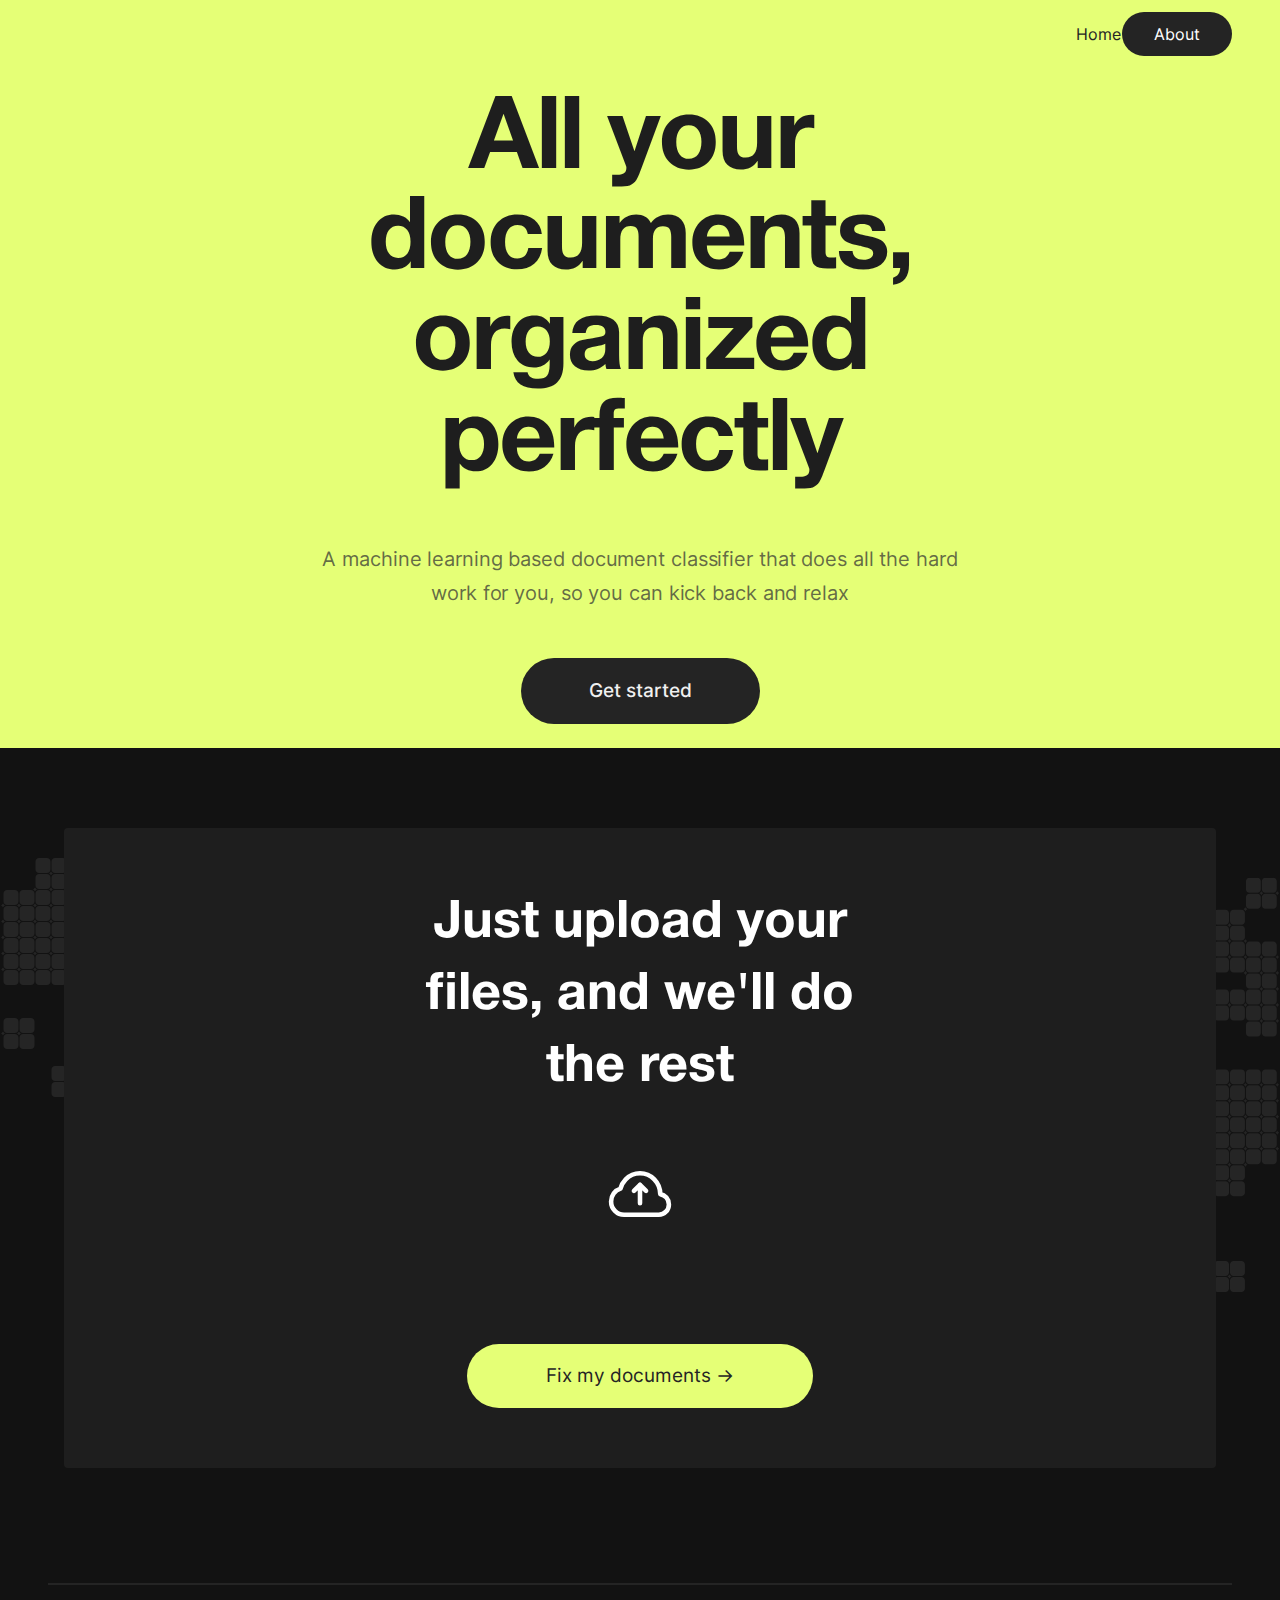
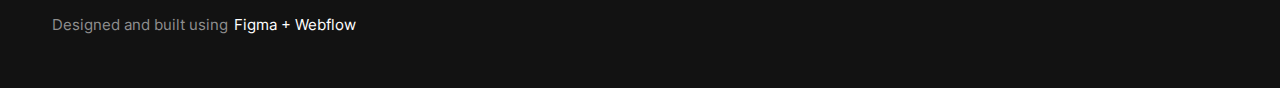
<file: Webpage/index.html>
<!DOCTYPE html>
<html>

<head>
    <meta http-equiv="content-type" content="text/html; charset=UTF-8">
    <meta charset="utf8">
    <title>Document Classifier</title>
    <meta content="width=device-width, initial-scale=1" name="viewport">
    <link href="./resources/style.css" rel="stylesheet" type="text/css">
</head>

<body class="body">
    <div class="header">
        <a href="./index.html" id="HomeBtn" class="buttontransp w-button">Home</a>
        <a href="./about.html" id="AboutBtn" class="button w-button">About</a>
    </div>
    <div id="section-a" class="section-a">
        <div class="headingtext">All your documents, organized perfectly</div>
        <div class="subheadtext">A machine learning based document classifier that does all the hard work for you, so
            you can kick back and relax</div>
        <button id="GetStartedBtn" class="buttonlarge w-button" onclick="scrollDown('section-b')">Get started</button>
    </div>
    <div id="section-b" class="section-b">
        <div class="grey-box">
            <div class="headingtext2">Just upload your files, and we'll do the rest</div>
            <img id="changeIcon" src="./resources/CloudIcon.svg" loading="lazy" width="92" height="78" alt=""
                class="infoicon">
            <div id="changeText" class="infotext"></div>
            <button id="FixDocBtn" class="yellowbutton w-button" onclick="sendFolder()">Fix my documents
                -&gt;</button>
        </div>
        <img src="./resources/DesignL.svg" loading="lazy" width="547" height="581" alt="" class="vectorl">
        <img src="./resources/DesignR.svg" loading="lazy" width="226" height="543" alt="" class="vectorr">
    </div>
    <div class="footer">
        <img src="./resources/FooterLine.svg" loading="lazy" width="1340" height="24" alt="" class="footerline">
        <div class="footerdiv">
            <div class="builttext1">Designed and built using</div>
            <div class="builttext2">Figma + Webflow</div>
        </div>
    </div>
    <script src="./resources/jszip.js"></script>
    <script src="./resources/script.js"></script>
</body>

</html>
</file>
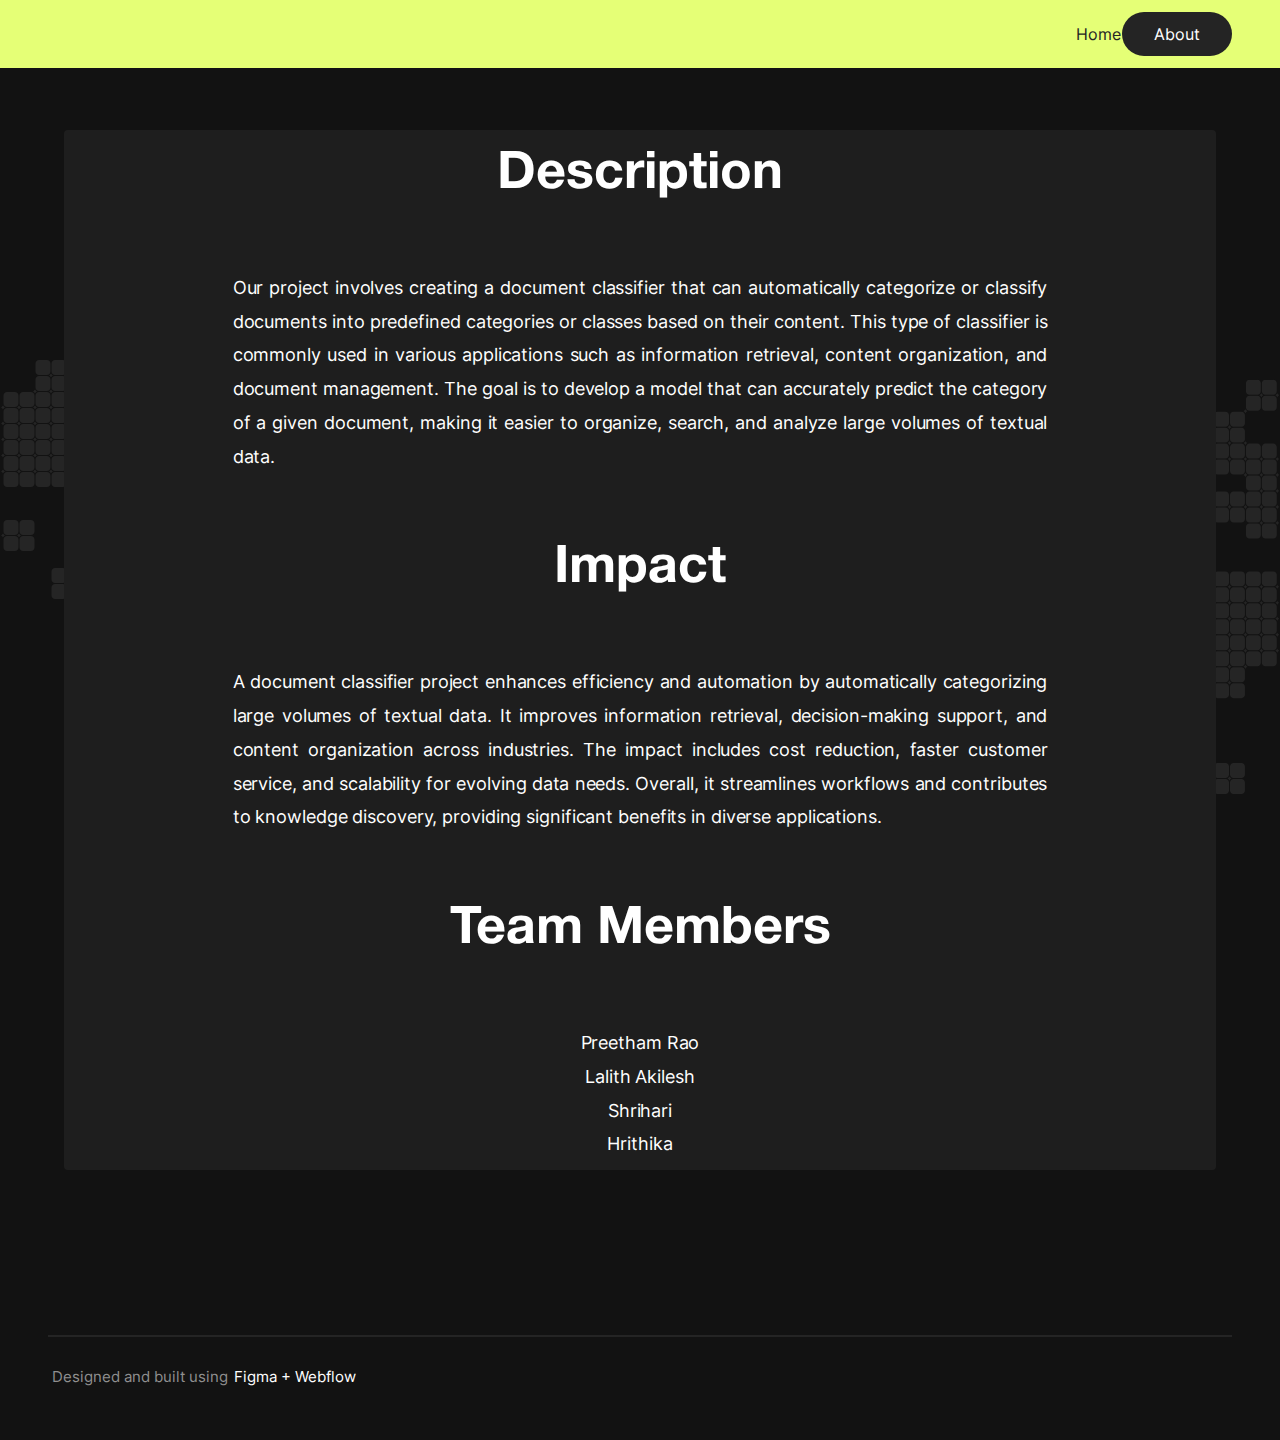
<file: Webpage/about.html>
<!DOCTYPE html>
<html>

<head>
    <meta http-equiv="content-type" content="text/html; charset=UTF-8">
    <meta charset="utf8">
    <title>Document Classifier</title>
    <meta content="width=device-width, initial-scale=1" name="viewport">
    <link href="./resources/style.css" rel="stylesheet" type="text/css">
</head>

<body class="body">
    <div class="header">
        <a href="./index.html" id="HomeBtn" class="buttontransp w-button">Home</a>
        <a href="#" id="AboutBtn" class="button w-button">About</a>
    </div>
    <div class="section-c">
        <div class="grey-box">
            <div class="headingtext2">Description</div>
            <div class="abouttext">Our project involves creating a document classifier that can
                automatically categorize or classify documents into predefined categories or classes based on their
                content. This type of classifier is commonly used in various applications such as information retrieval,
                content organization, and document management. The goal is to develop a model that can accurately
                predict the category of a given document, making it easier to organize, search, and analyze large
                volumes of textual data.</div>
            <div class="headingtext2">Impact</div>
            <div class="abouttext">A document classifier project enhances efficiency and automation by automatically
                categorizing large volumes of textual data. It improves information retrieval, decision-making support,
                and content organization across industries. The impact includes cost reduction, faster customer service,
                and scalability for evolving data needs. Overall, it streamlines workflows and contributes to knowledge
                discovery, providing significant benefits in diverse applications.</div>
            <div class="headingtext2">Team Members</div>
            <ul class="list" style="text-align: center;">
                <li>Preetham Rao</li>
                <li>Lalith Akilesh</li>
                <li>Shrihari</li>
                <li>Hrithika</li>
            </ul>
        </div>
        <img src="./resources/DesignL.svg" loading="lazy" width="547" height="581" alt="" class="vectorl">
        <img src="./resources/DesignR.svg" loading="lazy" width="226" height="543" alt="" class="vectorr">
    </div>
    <div class="footer">
        <img src="./resources/FooterLine.svg" loading="lazy" width="1340" height="24" alt="" class="footerline">
        <div class="footerdiv">
            <div class="builttext1">Designed and built using</div>
            <div class="builttext2">Figma + Webflow</div>
        </div>
    </div>
</body>

</html>
</file>
<file: Webpage/resources/style.css>
html {
  -ms-text-size-adjust: 100%;
  -webkit-text-size-adjust: 100%;
  font-family: sans-serif;
}

body {
  margin: 0;
}

article,
aside,
details,
figcaption,
figure,
footer,
header,
hgroup,
main,
menu,
nav,
section,
summary {
  display: block;
}

audio,
canvas,
progress,
video {
  vertical-align: baseline;
  display: inline-block;
}

audio:not([controls]) {
  height: 0;
  display: none;
}

[hidden],
template {
  display: none;
}

a {
  background-color: rgba(0, 0, 0, 0);
}

a:active,
a:hover {
  outline: 0;
}

abbr[title] {
  border-bottom: 1px dotted;
}

b,
strong {
  font-weight: bold;
}

dfn {
  font-style: italic;
}

h1 {
  margin: .67em 0;
  font-size: 2em;
}

mark {
  color: #000;
  background: #ff0;
}

small {
  font-size: 80%;
}

sub,
sup {
  vertical-align: baseline;
  font-size: 75%;
  line-height: 0;
  position: relative;
}

sup {
  top: -.5em;
}

sub {
  bottom: -.25em;
}

img {
  border: 0;
}

svg:not(:root) {
  overflow: hidden;
}

figure {
  margin: 1em 40px;
}

hr {
  box-sizing: content-box;
  height: 0;
}

pre {
  overflow: auto;
}

code,
kbd,
pre,
samp {
  font-family: monospace;
  font-size: 1em;
}

button,
input,
optgroup,
select,
textarea {
  color: inherit;
  font: inherit;
  margin: 0;
}

button {
  overflow: visible;
}

button,
select {
  text-transform: none;
}

button,
html input[type="button"],
input[type="reset"] {
  -webkit-appearance: button;
  cursor: pointer;
}

button[disabled],
html input[disabled] {
  cursor: default;
}

button::-moz-focus-inner,
input::-moz-focus-inner {
  border: 0;
  padding: 0;
}

input {
  line-height: normal;
}

input[type="checkbox"],
input[type="radio"] {
  box-sizing: border-box;
  padding: 0;
}

input[type="number"]::-webkit-inner-spin-button,
input[type="number"]::-webkit-outer-spin-button {
  height: auto;
}

input[type="search"] {
  -webkit-appearance: none;
}

input[type="search"]::-webkit-search-cancel-button,
input[type="search"]::-webkit-search-decoration {
  -webkit-appearance: none;
}

fieldset {
  border: 1px solid silver;
  margin: 0 2px;
  padding: .35em .625em .75em;
}

legend {
  border: 0;
  padding: 0;
}

textarea {
  overflow: auto;
}

optgroup {
  font-weight: bold;
}

table {
  border-collapse: collapse;
  border-spacing: 0;
}

td,
th {
  padding: 0;
}

@font-face {
  font-family: webflow-icons;
  src: url("[data-uri]") format("truetype");
  font-weight: normal;
  font-style: normal;
}

[class^="w-icon-"],
[class*=" w-icon-"] {
  speak: none;
  font-variant: normal;
  text-transform: none;
  -webkit-font-smoothing: antialiased;
  -moz-osx-font-smoothing: grayscale;
  font-style: normal;
  font-weight: normal;
  line-height: 1;
  font-family: webflow-icons !important;
}

.w-icon-slider-right:before {
  content: "";
}

.w-icon-slider-left:before {
  content: "";
}

.w-icon-nav-menu:before {
  content: "";
}

.w-icon-arrow-down:before,
.w-icon-dropdown-toggle:before {
  content: "";
}

.w-icon-file-upload-remove:before {
  content: "";
}

.w-icon-file-upload-icon:before {
  content: "";
}

* {
  box-sizing: border-box;
}

html {
  height: 100%;
}

body {
  min-height: 100%;
  color: #333;
  margin: 0;
  font-size: 14px;
  line-height: 20px;
  background-color: #e5ff76;
  font-family: Helvetica Neue, sans-serif;
  font-weight: 500;
}

img {
  max-width: 100%;
  vertical-align: middle;
  display: inline-block;
}

html.w-mod-touch * {
  background-attachment: scroll !important;
}

.w-block {
  display: block;
}

.w-inline-block {
  max-width: 100%;
  display: inline-block;
}

.w-clearfix:before,
.w-clearfix:after {
  content: " ";
  grid-area: 1 / 1 / 2 / 2;
  display: table;
}

.w-clearfix:after {
  clear: both;
}

.w-hidden {
  display: none;
}

.w-button {
  color: #fff;
  line-height: inherit;
  cursor: pointer;
  background-color: #3898ec;
  border: 0;
  border-radius: 0;
  padding: 9px 15px;
  text-decoration: none;
  display: inline-block;
}

input.w-button {
  -webkit-appearance: button;
}

html[data-w-dynpage] [data-w-cloak] {
  color: rgba(0, 0, 0, 0) !important;
}

.w-code-block {
  margin: unset;
}

pre.w-code-block code {
  all: inherit;
}

.w-webflow-badge,
.w-webflow-badge * {
  z-index: auto;
  visibility: visible;
  box-sizing: border-box;
  width: auto;
  height: auto;
  max-height: none;
  max-width: none;
  min-height: 0;
  min-width: 0;
  float: none;
  clear: none;
  box-shadow: none;
  opacity: 1;
  direction: ltr;
  font-family: inherit;
  font-weight: inherit;
  color: inherit;
  font-size: inherit;
  line-height: inherit;
  font-style: inherit;
  font-variant: inherit;
  text-align: inherit;
  letter-spacing: inherit;
  -webkit-text-decoration: inherit;
  text-decoration: inherit;
  text-indent: 0;
  text-transform: inherit;
  text-shadow: none;
  font-smoothing: auto;
  vertical-align: baseline;
  cursor: inherit;
  white-space: inherit;
  word-break: normal;
  word-spacing: normal;
  word-wrap: normal;
  background: none;
  border: 0 rgba(0, 0, 0, 0);
  border-radius: 0;
  margin: 0;
  padding: 0;
  list-style-type: disc;
  transition: none;
  display: block;
  position: static;
  top: auto;
  bottom: auto;
  left: auto;
  right: auto;
  overflow: visible;
  transform: none;
}

.w-webflow-badge {
  white-space: nowrap;
  cursor: pointer;
  box-shadow: 0 0 0 1px rgba(0, 0, 0, .1), 0 1px 3px rgba(0, 0, 0, .1);
  visibility: visible !important;
  z-index: 2147483647 !important;
  color: #aaadb0 !important;
  opacity: 1 !important;
  width: auto !important;
  height: auto !important;
  background-color: #fff !important;
  border-radius: 3px !important;
  margin: 0 !important;
  padding: 6px !important;
  font-size: 12px !important;
  line-height: 14px !important;
  text-decoration: none !important;
  display: inline-block !important;
  position: fixed !important;
  top: auto !important;
  bottom: 12px !important;
  left: auto !important;
  right: 12px !important;
  overflow: visible !important;
  transform: none !important;
}

.w-webflow-badge>img {
  visibility: visible !important;
  opacity: 1 !important;
  vertical-align: middle !important;
  display: inline-block !important;
}

h1,
h2,
h3,
h4,
h5,
h6 {
  margin-bottom: 10px;
  font-weight: bold;
}

h1 {
  margin-top: 20px;
  font-size: 38px;
  line-height: 44px;
}

h2 {
  margin-top: 20px;
  font-size: 32px;
  line-height: 36px;
}

h3 {
  margin-top: 20px;
  font-size: 24px;
  line-height: 30px;
}

h4 {
  margin-top: 10px;
  font-size: 18px;
  line-height: 24px;
}

h5 {
  margin-top: 10px;
  font-size: 14px;
  line-height: 20px;
}

h6 {
  margin-top: 10px;
  font-size: 12px;
  line-height: 18px;
}

p {
  margin-top: 0;
  margin-bottom: 10px;
}

blockquote {
  border-left: 5px solid #e2e2e2;
  margin: 0 0 10px;
  padding: 10px 20px;
  font-size: 18px;
  line-height: 22px;
}

figure {
  margin: 0 0 10px;
}

figcaption {
  text-align: center;
  margin-top: 5px;
}

ul,
ol {
  margin-top: 0;
  margin-bottom: 10px;
  padding-left: 40px;
}

.w-list-unstyled {
  padding-left: 0;
  list-style: none;
}

.w-embed:before,
.w-embed:after {
  content: " ";
  grid-area: 1 / 1 / 2 / 2;
  display: table;
}

.w-embed:after {
  clear: both;
}

.w-video {
  width: 100%;
  padding: 0;
  position: relative;
}

.w-video iframe,
.w-video object,
.w-video embed {
  width: 100%;
  height: 100%;
  border: none;
  position: absolute;
  top: 0;
  left: 0;
}

fieldset {
  border: 0;
  margin: 0;
  padding: 0;
}

button,
[type="button"],
[type="reset"] {
  cursor: pointer;
  -webkit-appearance: button;
  border: 0;
}

.w-form {
  margin: 0 0 15px;
}

.w-form-done {
  text-align: center;
  background-color: #ddd;
  padding: 20px;
  display: none;
}

.w-form-fail {
  background-color: #ffdede;
  margin-top: 10px;
  padding: 10px;
  display: none;
}

label {
  margin-bottom: 5px;
  font-weight: bold;
  display: block;
}

.w-input,
.w-select {
  width: 100%;
  height: 38px;
  color: #333;
  vertical-align: middle;
  background-color: #fff;
  border: 1px solid #ccc;
  margin-bottom: 10px;
  padding: 8px 12px;
  font-size: 14px;
  line-height: 1.42857;
  display: block;
}

.w-input:-moz-placeholder,
.w-select:-moz-placeholder {
  color: #999;
}

.w-input::-moz-placeholder,
.w-select::-moz-placeholder {
  color: #999;
  opacity: 1;
}

.w-input::-webkit-input-placeholder,
.w-select::-webkit-input-placeholder {
  color: #999;
}

.w-input:focus,
.w-select:focus {
  border-color: #3898ec;
  outline: 0;
}

.w-input[disabled],
.w-select[disabled],
.w-input[readonly],
.w-select[readonly],
fieldset[disabled] .w-input,
fieldset[disabled] .w-select {
  cursor: not-allowed;
}

.w-input[disabled]:not(.w-input-disabled),
.w-select[disabled]:not(.w-input-disabled),
.w-input[readonly],
.w-select[readonly],
fieldset[disabled]:not(.w-input-disabled) .w-input,
fieldset[disabled]:not(.w-input-disabled) .w-select {
  background-color: #eee;
}

textarea.w-input,
textarea.w-select {
  height: auto;
}

.w-select {
  background-color: #f3f3f3;
}

.w-select[multiple] {
  height: auto;
}

.w-form-label {
  cursor: pointer;
  margin-bottom: 0;
  font-weight: normal;
  display: inline-block;
}

.w-radio {
  margin-bottom: 5px;
  padding-left: 20px;
  display: block;
}

.w-radio:before,
.w-radio:after {
  content: " ";
  grid-area: 1 / 1 / 2 / 2;
  display: table;
}

.w-radio:after {
  clear: both;
}

.w-radio-input {
  float: left;
  margin: 3px 0 0 -20px;
  line-height: normal;
}

.w-file-upload {
  margin-bottom: 10px;
  display: block;
}

.w-file-upload-input {
  width: .1px;
  height: .1px;
  opacity: 0;
  z-index: -100;
  position: absolute;
  overflow: hidden;
}

.w-file-upload-default,
.w-file-upload-uploading,
.w-file-upload-success {
  color: #333;
  display: inline-block;
}

.w-file-upload-error {
  margin-top: 10px;
  display: block;
}

.w-file-upload-default.w-hidden,
.w-file-upload-uploading.w-hidden,
.w-file-upload-error.w-hidden,
.w-file-upload-success.w-hidden {
  display: none;
}

.w-file-upload-uploading-btn {
  cursor: pointer;
  background-color: #fafafa;
  border: 1px solid #ccc;
  margin: 0;
  padding: 8px 12px;
  font-size: 14px;
  font-weight: normal;
  display: flex;
}

.w-file-upload-file {
  background-color: #fafafa;
  border: 1px solid #ccc;
  flex-grow: 1;
  justify-content: space-between;
  margin: 0;
  padding: 8px 9px 8px 11px;
  display: flex;
}

.w-file-upload-file-name {
  font-size: 14px;
  font-weight: normal;
  display: block;
}

.w-file-remove-link {
  width: auto;
  height: auto;
  cursor: pointer;
  margin-top: 3px;
  margin-left: 10px;
  padding: 3px;
  display: block;
}

.w-icon-file-upload-remove {
  margin: auto;
  font-size: 10px;
}

.w-file-upload-error-msg {
  color: #ea384c;
  padding: 2px 0;
  display: inline-block;
}

.w-file-upload-info {
  padding: 0 12px;
  line-height: 38px;
  display: inline-block;
}

.w-file-upload-label {
  cursor: pointer;
  background-color: #fafafa;
  border: 1px solid #ccc;
  margin: 0;
  padding: 8px 12px;
  font-size: 14px;
  font-weight: normal;
  display: inline-block;
}

.w-icon-file-upload-icon,
.w-icon-file-upload-uploading {
  width: 20px;
  margin-right: 8px;
  display: inline-block;
}

.w-icon-file-upload-uploading {
  height: 20px;
}

.w-container {
  max-width: 940px;
  margin-left: auto;
  margin-right: auto;
}

.w-container:before,
.w-container:after {
  content: " ";
  grid-area: 1 / 1 / 2 / 2;
  display: table;
}

.w-container:after {
  clear: both;
}

.w-container .w-row {
  margin-left: -10px;
  margin-right: -10px;
}

.w-row:before,
.w-row:after {
  content: " ";
  grid-area: 1 / 1 / 2 / 2;
  display: table;
}

.w-row:after {
  clear: both;
}

.w-row .w-row {
  margin-left: 0;
  margin-right: 0;
}

.w-col {
  float: left;
  width: 100%;
  min-height: 1px;
  padding-left: 10px;
  padding-right: 10px;
  position: relative;
}

.w-col .w-col {
  padding-left: 0;
  padding-right: 0;
}

.w-col-1 {
  width: 8.33333%;
}

.w-col-2 {
  width: 16.6667%;
}

.w-col-3 {
  width: 25%;
}

.w-col-4 {
  width: 33.3333%;
}

.w-col-5 {
  width: 41.6667%;
}

.w-col-6 {
  width: 50%;
}

.w-col-7 {
  width: 58.3333%;
}

.w-col-8 {
  width: 66.6667%;
}

.w-col-9 {
  width: 75%;
}

.w-col-10 {
  width: 83.3333%;
}

.w-col-11 {
  width: 91.6667%;
}

.w-col-12 {
  width: 100%;
}

.w-hidden-main {
  display: none !important;
}

.w-widget {
  position: relative;
}

.w-widget-map {
  width: 100%;
  height: 400px;
}

.w-widget-map label {
  width: auto;
  display: inline;
}

.w-widget-map img {
  max-width: inherit;
}

.w-widget-map .gm-style-iw {
  text-align: center;
}

.w-widget-map .gm-style-iw>button {
  display: none !important;
}

.w-widget-twitter {
  overflow: hidden;
}

.w-widget-twitter-count-shim {
  vertical-align: top;
  width: 28px;
  height: 20px;
  text-align: center;
  background: #fff;
  border: 1px solid #758696;
  border-radius: 3px;
  display: inline-block;
  position: relative;
}

.w-widget-twitter-count-shim * {
  pointer-events: none;
  -webkit-user-select: none;
  -ms-user-select: none;
  user-select: none;
}

.w-widget-twitter-count-shim .w-widget-twitter-count-inner {
  text-align: center;
  color: #999;
  font-family: serif;
  font-size: 15px;
  line-height: 12px;
  position: relative;
}

.w-widget-twitter-count-shim .w-widget-twitter-count-clear {
  display: block;
  position: relative;
}

.w-widget-twitter-count-shim.w--large {
  width: 36px;
  height: 28px;
}

.w-widget-twitter-count-shim.w--large .w-widget-twitter-count-inner {
  font-size: 18px;
  line-height: 18px;
}

.w-widget-twitter-count-shim:not(.w--vertical) {
  margin-left: 5px;
  margin-right: 8px;
}

.w-widget-twitter-count-shim:not(.w--vertical).w--large {
  margin-left: 6px;
}

.w-widget-twitter-count-shim:not(.w--vertical):before,
.w-widget-twitter-count-shim:not(.w--vertical):after {
  content: " ";
  height: 0;
  width: 0;
  pointer-events: none;
  border: solid rgba(0, 0, 0, 0);
  position: absolute;
  top: 50%;
  left: 0;
}

.w-widget-twitter-count-shim:not(.w--vertical):before {
  border-width: 4px;
  border-color: rgba(117, 134, 150, 0) #5d6c7b rgba(117, 134, 150, 0) rgba(117, 134, 150, 0);
  margin-top: -4px;
  margin-left: -9px;
}

.w-widget-twitter-count-shim:not(.w--vertical).w--large:before {
  border-width: 5px;
  margin-top: -5px;
  margin-left: -10px;
}

.w-widget-twitter-count-shim:not(.w--vertical):after {
  border-width: 4px;
  border-color: rgba(255, 255, 255, 0) #fff rgba(255, 255, 255, 0) rgba(255, 255, 255, 0);
  margin-top: -4px;
  margin-left: -8px;
}

.w-widget-twitter-count-shim:not(.w--vertical).w--large:after {
  border-width: 5px;
  margin-top: -5px;
  margin-left: -9px;
}

.w-widget-twitter-count-shim.w--vertical {
  width: 61px;
  height: 33px;
  margin-bottom: 8px;
}

.w-widget-twitter-count-shim.w--vertical:before,
.w-widget-twitter-count-shim.w--vertical:after {
  content: " ";
  height: 0;
  width: 0;
  pointer-events: none;
  border: solid rgba(0, 0, 0, 0);
  position: absolute;
  top: 100%;
  left: 50%;
}

.w-widget-twitter-count-shim.w--vertical:before {
  border-width: 5px;
  border-color: #5d6c7b rgba(117, 134, 150, 0) rgba(117, 134, 150, 0);
  margin-left: -5px;
}

.w-widget-twitter-count-shim.w--vertical:after {
  border-width: 4px;
  border-color: #fff rgba(255, 255, 255, 0) rgba(255, 255, 255, 0);
  margin-left: -4px;
}

.w-widget-twitter-count-shim.w--vertical .w-widget-twitter-count-inner {
  font-size: 18px;
  line-height: 22px;
}

.w-widget-twitter-count-shim.w--vertical.w--large {
  width: 76px;
}

.w-background-video {
  height: 500px;
  color: #fff;
  position: relative;
  overflow: hidden;
}

.w-background-video>video {
  width: 100%;
  height: 100%;
  object-fit: cover;
  z-index: -100;
  background-position: 50%;
  background-size: cover;
  margin: auto;
  position: absolute;
  top: -100%;
  bottom: -100%;
  left: -100%;
  right: -100%;
}

.w-background-video>video::-webkit-media-controls-start-playback-button {
  -webkit-appearance: none;
  display: none !important;
}

.w-background-video--control {
  background-color: rgba(0, 0, 0, 0);
  padding: 0;
  position: absolute;
  bottom: 1em;
  right: 1em;
}

.w-background-video--control>[hidden] {
  display: none !important;
}

.w-slider {
  height: 300px;
  text-align: center;
  clear: both;
  -webkit-tap-highlight-color: rgba(0, 0, 0, 0);
  tap-highlight-color: rgba(0, 0, 0, 0);
  background: #ddd;
  position: relative;
}

.w-slider-mask {
  z-index: 1;
  height: 100%;
  white-space: nowrap;
  display: block;
  position: relative;
  left: 0;
  right: 0;
  overflow: hidden;
}

.w-slide {
  vertical-align: top;
  width: 100%;
  height: 100%;
  white-space: normal;
  text-align: left;
  display: inline-block;
  position: relative;
}

.w-slider-nav {
  z-index: 2;
  height: 40px;
  text-align: center;
  -webkit-tap-highlight-color: rgba(0, 0, 0, 0);
  tap-highlight-color: rgba(0, 0, 0, 0);
  margin: auto;
  padding-top: 10px;
  position: absolute;
  top: auto;
  bottom: 0;
  left: 0;
  right: 0;
}

.w-slider-nav.w-round>div {
  border-radius: 100%;
}

.w-slider-nav.w-num>div {
  width: auto;
  height: auto;
  font-size: inherit;
  line-height: inherit;
  padding: .2em .5em;
}

.w-slider-nav.w-shadow>div {
  box-shadow: 0 0 3px rgba(51, 51, 51, .4);
}

.w-slider-nav-invert {
  color: #fff;
}

.w-slider-nav-invert>div {
  background-color: rgba(34, 34, 34, .4);
}

.w-slider-nav-invert>div.w-active {
  background-color: #222;
}

.w-slider-dot {
  width: 1em;
  height: 1em;
  cursor: pointer;
  background-color: rgba(255, 255, 255, .4);
  margin: 0 3px .5em;
  transition: background-color .1s, color .1s;
  display: inline-block;
  position: relative;
}

.w-slider-dot.w-active {
  background-color: #fff;
}

.w-slider-dot:focus {
  outline: none;
  box-shadow: 0 0 0 2px #fff;
}

.w-slider-dot:focus.w-active {
  box-shadow: none;
}

.w-slider-arrow-left,
.w-slider-arrow-right {
  width: 80px;
  cursor: pointer;
  color: #fff;
  -webkit-tap-highlight-color: rgba(0, 0, 0, 0);
  tap-highlight-color: rgba(0, 0, 0, 0);
  -webkit-user-select: none;
  -ms-user-select: none;
  user-select: none;
  margin: auto;
  font-size: 40px;
  position: absolute;
  top: 0;
  bottom: 0;
  left: 0;
  right: 0;
  overflow: hidden;
}

.w-slider-arrow-left [class^="w-icon-"],
.w-slider-arrow-right [class^="w-icon-"],
.w-slider-arrow-left [class*=" w-icon-"],
.w-slider-arrow-right [class*=" w-icon-"] {
  position: absolute;
}

.w-slider-arrow-left:focus,
.w-slider-arrow-right:focus {
  outline: 0;
}

.w-slider-arrow-left {
  z-index: 3;
  right: auto;
}

.w-slider-arrow-right {
  z-index: 4;
  left: auto;
}

.w-icon-slider-left,
.w-icon-slider-right {
  width: 1em;
  height: 1em;
  margin: auto;
  top: 0;
  bottom: 0;
  left: 0;
  right: 0;
}

.w-slider-aria-label {
  clip: rect(0 0 0 0);
  height: 1px;
  width: 1px;
  border: 0;
  margin: -1px;
  padding: 0;
  position: absolute;
  overflow: hidden;
}

.w-slider-force-show {
  display: block !important;
}

.w-dropdown {
  text-align: left;
  z-index: 900;
  margin-left: auto;
  margin-right: auto;
  display: inline-block;
  position: relative;
}

.w-dropdown-btn,
.w-dropdown-toggle,
.w-dropdown-link {
  vertical-align: top;
  color: #222;
  text-align: left;
  white-space: nowrap;
  margin-left: auto;
  margin-right: auto;
  padding: 20px;
  text-decoration: none;
  position: relative;
}

.w-dropdown-toggle {
  -webkit-user-select: none;
  -ms-user-select: none;
  user-select: none;
  cursor: pointer;
  padding-right: 40px;
  display: inline-block;
}

.w-dropdown-toggle:focus {
  outline: 0;
}

.w-icon-dropdown-toggle {
  width: 1em;
  height: 1em;
  margin: auto 20px auto auto;
  position: absolute;
  top: 0;
  bottom: 0;
  right: 0;
}

.w-dropdown-list {
  min-width: 100%;
  background: #ddd;
  display: none;
  position: absolute;
}

.w-dropdown-list.w--open {
  display: block;
}

.w-dropdown-link {
  color: #222;
  padding: 10px 20px;
  display: block;
}

.w-dropdown-link.w--current {
  color: #0082f3;
}

.w-dropdown-link:focus {
  outline: 0;
}

.w-lightbox-backdrop {
  cursor: auto;
  letter-spacing: normal;
  text-indent: 0;
  text-shadow: none;
  text-transform: none;
  visibility: visible;
  white-space: normal;
  word-break: normal;
  word-spacing: normal;
  word-wrap: normal;
  color: #fff;
  text-align: center;
  z-index: 2000;
  opacity: 0;
  -webkit-user-select: none;
  -moz-user-select: none;
  -webkit-tap-highlight-color: transparent;
  background: rgba(0, 0, 0, .9);
  outline: 0;
  font-family: Helvetica Neue, Helvetica, Ubuntu, Segoe UI, Verdana, sans-serif;
  font-size: 17px;
  font-style: normal;
  font-weight: 300;
  line-height: 1.2;
  list-style: disc;
  position: fixed;
  top: 0;
  bottom: 0;
  left: 0;
  right: 0;
  -webkit-transform: translate(0);
}

.w-lightbox-backdrop,
.w-lightbox-container {
  height: 100%;
  -webkit-overflow-scrolling: touch;
  overflow: auto;
}

.w-lightbox-content {
  height: 100vh;
  position: relative;
  overflow: hidden;
}

.w-lightbox-view {
  width: 100vw;
  height: 100vh;
  opacity: 0;
  position: absolute;
}

.w-lightbox-view:before {
  content: "";
  height: 100vh;
}

.w-lightbox-group,
.w-lightbox-group .w-lightbox-view,
.w-lightbox-group .w-lightbox-view:before {
  height: 86vh;
}

.w-lightbox-frame,
.w-lightbox-view:before {
  vertical-align: middle;
  display: inline-block;
}

.w-lightbox-figure {
  margin: 0;
  position: relative;
}

.w-lightbox-group .w-lightbox-figure {
  cursor: pointer;
}

.w-lightbox-img {
  width: auto;
  height: auto;
  max-width: none;
}

.w-lightbox-image {
  float: none;
  max-width: 100vw;
  max-height: 100vh;
  display: block;
}

.w-lightbox-group .w-lightbox-image {
  max-height: 86vh;
}

.w-lightbox-caption {
  text-align: left;
  text-overflow: ellipsis;
  white-space: nowrap;
  background: rgba(0, 0, 0, .4);
  padding: .5em 1em;
  position: absolute;
  bottom: 0;
  left: 0;
  right: 0;
  overflow: hidden;
}

.w-lightbox-embed {
  width: 100%;
  height: 100%;
  position: absolute;
  top: 0;
  bottom: 0;
  left: 0;
  right: 0;
}

.w-lightbox-control {
  width: 4em;
  cursor: pointer;
  background-position: center;
  background-repeat: no-repeat;
  background-size: 24px;
  transition: all .3s;
  position: absolute;
  top: 0;
}

.w-lightbox-left {
  background-image: url("[data-uri]");
  display: none;
  bottom: 0;
  left: 0;
}

.w-lightbox-right {
  background-image: url("[data-uri]");
  display: none;
  bottom: 0;
  right: 0;
}

.w-lightbox-close {
  height: 2.6em;
  background-image: url("[data-uri]");
  background-size: 18px;
  right: 0;
}

.w-lightbox-strip {
  white-space: nowrap;
  padding: 0 1vh;
  line-height: 0;
  position: absolute;
  bottom: 0;
  left: 0;
  right: 0;
  overflow-x: auto;
  overflow-y: hidden;
}

.w-lightbox-item {
  width: 10vh;
  box-sizing: content-box;
  cursor: pointer;
  padding: 2vh 1vh;
  display: inline-block;
  -webkit-transform: translate3d(0, 0, 0);
}

.w-lightbox-active {
  opacity: .3;
}

.w-lightbox-thumbnail {
  height: 10vh;
  background: #222;
  position: relative;
  overflow: hidden;
}

.w-lightbox-thumbnail-image {
  position: absolute;
  top: 0;
  left: 0;
}

.w-lightbox-thumbnail .w-lightbox-tall {
  width: 100%;
  top: 50%;
  transform: translate(0, -50%);
}

.w-lightbox-thumbnail .w-lightbox-wide {
  height: 100%;
  left: 50%;
  transform: translate(-50%);
}

.w-lightbox-spinner {
  box-sizing: border-box;
  width: 40px;
  height: 40px;
  border: 5px solid rgba(0, 0, 0, .4);
  border-radius: 50%;
  margin-top: -20px;
  margin-left: -20px;
  animation: .8s linear infinite spin;
  position: absolute;
  top: 50%;
  left: 50%;
}

.w-lightbox-spinner:after {
  content: "";
  border: 3px solid rgba(0, 0, 0, 0);
  border-bottom-color: #fff;
  border-radius: 50%;
  position: absolute;
  top: -4px;
  bottom: -4px;
  left: -4px;
  right: -4px;
}

.w-lightbox-hide {
  display: none;
}

.w-lightbox-noscroll {
  overflow: hidden;
}

.w-lightbox-inactive,
.w-lightbox-inactive:hover {
  opacity: 0;
}

.w-richtext:before,
.w-richtext:after {
  content: " ";
  grid-area: 1 / 1 / 2 / 2;
  display: table;
}

.w-richtext:after {
  clear: both;
}

.w-richtext[contenteditable="true"]:before,
.w-richtext[contenteditable="true"]:after {
  white-space: initial;
}

.w-richtext ol,
.w-richtext ul {
  overflow: hidden;
}

.w-richtext .w-richtext-figure-selected.w-richtext-figure-type-video div:after,
.w-richtext .w-richtext-figure-selected[data-rt-type="video"] div:after,
.w-richtext .w-richtext-figure-selected.w-richtext-figure-type-image div,
.w-richtext .w-richtext-figure-selected[data-rt-type="image"] div {
  outline: 2px solid #2895f7;
}

.w-richtext figure.w-richtext-figure-type-video>div:after,
.w-richtext figure[data-rt-type="video"]>div:after {
  content: "";
  display: none;
  position: absolute;
  top: 0;
  bottom: 0;
  left: 0;
  right: 0;
}

.w-richtext figure {
  max-width: 60%;
  position: relative;
}

.w-richtext figure>div:before {
  cursor: default !important;
}

.w-richtext figure img {
  width: 100%;
}

.w-richtext figure figcaption.w-richtext-figcaption-placeholder {
  opacity: .6;
}

.w-richtext figure div {
  color: rgba(0, 0, 0, 0);
  font-size: 0;
}

.w-richtext figure.w-richtext-figure-type-image,
.w-richtext figure[data-rt-type="image"] {
  display: table;
}

.w-richtext figure.w-richtext-figure-type-image>div,
.w-richtext figure[data-rt-type="image"]>div {
  display: inline-block;
}

.w-richtext figure.w-richtext-figure-type-image>figcaption,
.w-richtext figure[data-rt-type="image"]>figcaption {
  caption-side: bottom;
  display: table-caption;
}

.w-richtext figure.w-richtext-figure-type-video,
.w-richtext figure[data-rt-type="video"] {
  width: 60%;
  height: 0;
}

.w-richtext figure.w-richtext-figure-type-video iframe,
.w-richtext figure[data-rt-type="video"] iframe {
  width: 100%;
  height: 100%;
  position: absolute;
  top: 0;
  left: 0;
}

.w-richtext figure.w-richtext-figure-type-video>div,
.w-richtext figure[data-rt-type="video"]>div {
  width: 100%;
}

.w-richtext figure.w-richtext-align-center {
  clear: both;
  margin-left: auto;
  margin-right: auto;
}

.w-richtext figure.w-richtext-align-center.w-richtext-figure-type-image>div,
.w-richtext figure.w-richtext-align-center[data-rt-type="image"]>div {
  max-width: 100%;
}

.w-richtext figure.w-richtext-align-normal {
  clear: both;
}

.w-richtext figure.w-richtext-align-fullwidth {
  width: 100%;
  max-width: 100%;
  text-align: center;
  clear: both;
  margin-left: auto;
  margin-right: auto;
  display: block;
}

.w-richtext figure.w-richtext-align-fullwidth>div {
  padding-bottom: inherit;
  display: inline-block;
}

.w-richtext figure.w-richtext-align-fullwidth>figcaption {
  display: block;
}

.w-richtext figure.w-richtext-align-floatleft {
  float: left;
  clear: none;
  margin-right: 15px;
}

.w-richtext figure.w-richtext-align-floatright {
  float: right;
  clear: none;
  margin-left: 15px;
}

.w-nav {
  z-index: 1000;
  background: #ddd;
  position: relative;
}

.w-nav:before,
.w-nav:after {
  content: " ";
  grid-area: 1 / 1 / 2 / 2;
  display: table;
}

.w-nav:after {
  clear: both;
}

.w-nav-brand {
  float: left;
  color: #333;
  text-decoration: none;
  position: relative;
}

.w-nav-link {
  vertical-align: top;
  color: #222;
  text-align: left;
  margin-left: auto;
  margin-right: auto;
  padding: 20px;
  text-decoration: none;
  display: inline-block;
  position: relative;
}

.w-nav-link.w--current {
  color: #0082f3;
}

.w-nav-menu {
  float: right;
  position: relative;
}

[data-nav-menu-open] {
  text-align: center;
  min-width: 200px;
  background: #c8c8c8;
  position: absolute;
  top: 100%;
  left: 0;
  right: 0;
  overflow: visible;
  display: block !important;
}

.w--nav-link-open {
  display: block;
  position: relative;
}

.w-nav-overlay {
  width: 100%;
  display: none;
  position: absolute;
  top: 100%;
  left: 0;
  right: 0;
  overflow: hidden;
}

.w-nav-overlay [data-nav-menu-open] {
  top: 0;
}

.w-nav[data-animation="over-left"] .w-nav-overlay {
  width: auto;
}

.w-nav[data-animation="over-left"] .w-nav-overlay,
.w-nav[data-animation="over-left"] [data-nav-menu-open] {
  z-index: 1;
  top: 0;
  right: auto;
}

.w-nav[data-animation="over-right"] .w-nav-overlay {
  width: auto;
}

.w-nav[data-animation="over-right"] .w-nav-overlay,
.w-nav[data-animation="over-right"] [data-nav-menu-open] {
  z-index: 1;
  top: 0;
  left: auto;
}

.w-nav-button {
  float: right;
  cursor: pointer;
  -webkit-tap-highlight-color: rgba(0, 0, 0, 0);
  tap-highlight-color: rgba(0, 0, 0, 0);
  -webkit-user-select: none;
  -ms-user-select: none;
  user-select: none;
  padding: 18px;
  font-size: 24px;
  display: none;
  position: relative;
}

.w-nav-button:focus {
  outline: 0;
}

.w-nav-button.w--open {
  color: #fff;
  background-color: #c8c8c8;
}

.w-nav[data-collapse="all"] .w-nav-menu {
  display: none;
}

.w-nav[data-collapse="all"] .w-nav-button,
.w--nav-dropdown-open,
.w--nav-dropdown-toggle-open {
  display: block;
}

.w--nav-dropdown-list-open {
  position: static;
}

.w-tabs {
  position: relative;
}

.w-tabs:before,
.w-tabs:after {
  content: " ";
  grid-area: 1 / 1 / 2 / 2;
  display: table;
}

.w-tabs:after {
  clear: both;
}

.w-tab-menu {
  position: relative;
}

.w-tab-link {
  vertical-align: top;
  text-align: left;
  cursor: pointer;
  color: #222;
  background-color: #ddd;
  padding: 9px 30px;
  text-decoration: none;
  display: inline-block;
  position: relative;
}

.w-tab-link.w--current {
  background-color: #c8c8c8;
}

.w-tab-link:focus {
  outline: 0;
}

.w-tab-content {
  display: block;
  position: relative;
  overflow: hidden;
}

.w-tab-pane {
  display: none;
  position: relative;
}

.w--tab-active {
  display: block;
}

.w-ix-emptyfix:after {
  content: "";
}

@keyframes spin {
  0% {
    transform: rotate(0);
  }

  100% {
    transform: rotate(360deg);
  }
}

.w-dyn-empty {
  background-color: #ddd;
  padding: 10px;
}

.w-dyn-hide,
.w-dyn-bind-empty,
.w-condition-invisible {
  display: none !important;
}

.wf-layout-layout {
  display: grid;
}

:root {
  --white: white;
  --black: black;
}

.section-a {
  grid-row-gap: 48px;
  flex-direction: column;
  justify-content: center;
  align-items: center;
  padding: 188px 212px;
  text-decoration: none;
  display: flex;
  height: 680px;
  margin-top: 68px;
}

.headingtext {
  color: #1e1e1e;
  text-align: center;
  letter-spacing: -2.5px;
  margin-top: 0;
  margin-bottom: 0;
  font-size: 101px;
  font-weight: 700;
  line-height: 100.8px;
  text-decoration: none;
}

.grey-box {
  background-color: #1e1e1e;
  border-radius: 4px;
  flex-direction: column;
  justify-content: center;
  align-items: center;
  padding: 162px 285px;
  text-decoration: none;
  display: flex;
  width: 90%;
  height: 80%;
  grid-row-gap: 60px;
  z-index: 1;
}

.header {
  width: 100%;
  padding: 16px 48px;
  text-decoration: none;
  display: flex;
  z-index: 2;
  height: 68px;
  max-width: 100%;
  grid-column-gap: 521px;
  grid-row-gap: 16px;
  background-color: #e5ff76;
  grid-template-rows: auto;
  grid-template-columns: 1fr 1fr;
  grid-auto-columns: 1fr;
  justify-content: right;
  align-items: center;
  justify-items: baseline;
  position: fixed;
  top: 0;
}

.logo {
  width: 121px;
  height: 24px;
  object-fit: cover;
  justify-content: center;
  align-items: center;
  text-decoration: none;
  display: flex;
}

.subheadtext {
  color: #333333ba;
  letter-spacing: -.1px;
  margin-top: 0;
  margin-bottom: 0;
  line-height: 33.75px;
  text-decoration: none;
  max-width: 76%;
  text-align: center;
  font-family: Inter, sans-serif;
  font-size: 20px;
  font-weight: 400;
}

.abouttext {
  color: #ffffff;
  letter-spacing: -.1px;
  margin-top: 0;
  margin-bottom: 0;
  line-height: 33.75px;
  text-decoration: none;
  text-align: justify;
  font-family: Inter, sans-serif;
  font-size: 18px;
  font-weight: 400;
  width: 140%;
}

.list {
  color: #ffffff;
  letter-spacing: -.1px;
  margin-top: 0;
  margin-bottom: 0;
  line-height: 33.75px;
  text-decoration: none;
  text-align: center;
  font-family: Inter, sans-serif;
  font-size: 18px;
  font-weight: 400;
  list-style-type: none;
  padding-left: 0;
  padding-right: 0;
}

.section-b {
  width: 100%;
  background-color: #121212;
  flex-direction: column;
  justify-content: center;
  align-items: center;
  text-decoration: none;
  display: flex;
  height: 800px;
  max-width: 100%;
}

.section-c {
  width: 100%;
  background-color: #121212;
  flex-direction: column;
  justify-content: center;
  align-items: center;
  text-decoration: none;
  display: flex;
  height: 1300px;
  max-width: 100%;
}

.headingtext2 {
  color: #fff;
  text-align: center;
  margin-top: 0;
  margin-bottom: 0;
  text-decoration: none;
  font-size: 52px;
  font-weight: 700;
  line-height: 72px;
  position: relative;
  top: auto;
  left: auto;
  max-width: 80%;
}

.yellowbutton {
  grid-row-gap: 10px;
  background-color: #e5ff76;
  border-radius: 1000px;
  flex-direction: column;
  justify-content: center;
  align-items: center;
  padding: 22px 79px;
  text-decoration: none;
  display: flex;
  color: #242424;
  font-family: Inter, sans-serif;
  font-size: 19px;
  font-weight: 400;
}

.vectorl {
  object-fit: cover;
  flex: 0 auto;
  justify-content: center;
  align-items: center;
  text-decoration: none;
  display: flex;
  position: absolute;
  top: auto;
  bottom: auto;
  left: 0%;
  right: auto;
}

.footer {
  width: 100%;
  height: 190px;
  grid-row-gap: 128px;
  background-color: #121212;
  flex-direction: column;
  padding-left: 48px;
  padding-right: 48px;
  text-decoration: none;
  display: flex;
  position: relative;
  height: 140px;
  max-width: 100%;
  flex-flow: column;
  justify-content: flex-start;
  align-items: flex-end;
  padding-top: 24px;
  padding-bottom: 40px;
}

.builttext1 {
  color: #8f8f8f;
  margin-top: 0;
  margin-bottom: 0;
  font-size: 15px;
  line-height: 23.2px;
  text-decoration: none;
  font-family: Inter, sans-serif;
  font-weight: 400;
}

.builttext2 {
  color: #fff;
  margin-top: 0;
  margin-bottom: 0;
  font-size: 15px;
  line-height: 23.2px;
  text-decoration: none;
  margin-left: 6px;
  font-family: Inter, sans-serif;
  font-weight: 400;
}

.vectorr {
  object-fit: cover;
  flex: 0 auto;
  justify-content: center;
  align-items: center;
  text-decoration: none;
  display: flex;
  position: absolute;
  top: auto;
  bottom: auto;
  left: auto;
  right: 0%;
}

.infoicon {
  width: 12%;
  height: auto;
  object-fit: cover;
  justify-content: center;
  align-items: center;
  text-decoration: none;
  display: flex;
}

.spin {
  /* Use this to create spinning effect. mostly append to this class using js when needed   */
  animation: spin 1.5s linear infinite;
}

.infotext {
  letter-spacing: -.1px;
  margin-top: 0;
  margin-bottom: 0;
  line-height: 33.75px;
  text-decoration: none;
  max-width: 76%;
  color: rgba(255, 255, 255, .85);
  text-align: center;
  font-family: Inter, sans-serif;
  font-size: 20px;
  font-weight: 400;
}

.footerline {
  height: 24px;
  object-fit: cover;
  flex: 0 auto;
  justify-content: center;
  align-items: center;
  text-decoration: none;
  display: flex;
  width: 100%;
}

.footerdiv {
  max-height: 30%;
  object-fit: fill;
  justify-content: flex-start;
  align-items: center;
  margin-left: 52px;
  display: flex;
  position: absolute;
  top: 40%;
  bottom: 0%;
  left: 0%;
  right: auto;
}

.buttonlarge {
  color: #f0f0f0;
  background-color: #242424;
  border-radius: 40px;
  padding: 23px 68px;
  font-family: Inter, sans-serif;
  font-size: 19px;
  font-weight: 500;
}

.buttontransp {
  color: #242424;
  background-color: rgba(36, 36, 36, 0);
  border-radius: 30px;
  padding: 12px 18px;
  font-family: Inter, sans-serif;
  font-size: 16px;
  font-weight: 400;
  position: absolute;
  right: 11%;
  display: inline-block;
}

.button {
  color: #fff;
  background-color: #242424;
  border-radius: 30px;
  padding: 12px 32px;
  font-family: Inter, sans-serif;
  font-size: 16px;
  font-weight: 400;
}

@font-face {
  font-family: 'Inter';
  src: url('../fonts/Inter-VariableFont_slnt\,wght.ttf') format('truetype');
  font-weight: 100 900;
  font-style: normal;
  font-display: swap;
}

@font-face {
  font-family: 'Helvetica Neue';
  src: url('../fonts/HelveticaNeueMedium.otf') format('opentype');
  font-weight: 500;
  font-style: normal;
  font-display: swap;
}

@font-face {
  font-family: 'Helvetica Neue';
  src: url('../fonts/HelveticaNeueBold.otf') format('opentype');
  font-weight: 700;
  font-style: normal;
  font-display: swap;
}

@font-face {
  font-family: 'Helvetica Neue';
  src: url('https://uploads-ssl.webflow.com/65e5ebb8a085c241750f9609/65e71e9be083dc0d81dcab0e_HelveticaNeueLight.otf') format('opentype');
  font-weight: 300;
  font-style: normal;
  font-display: swap;
}
</file>
